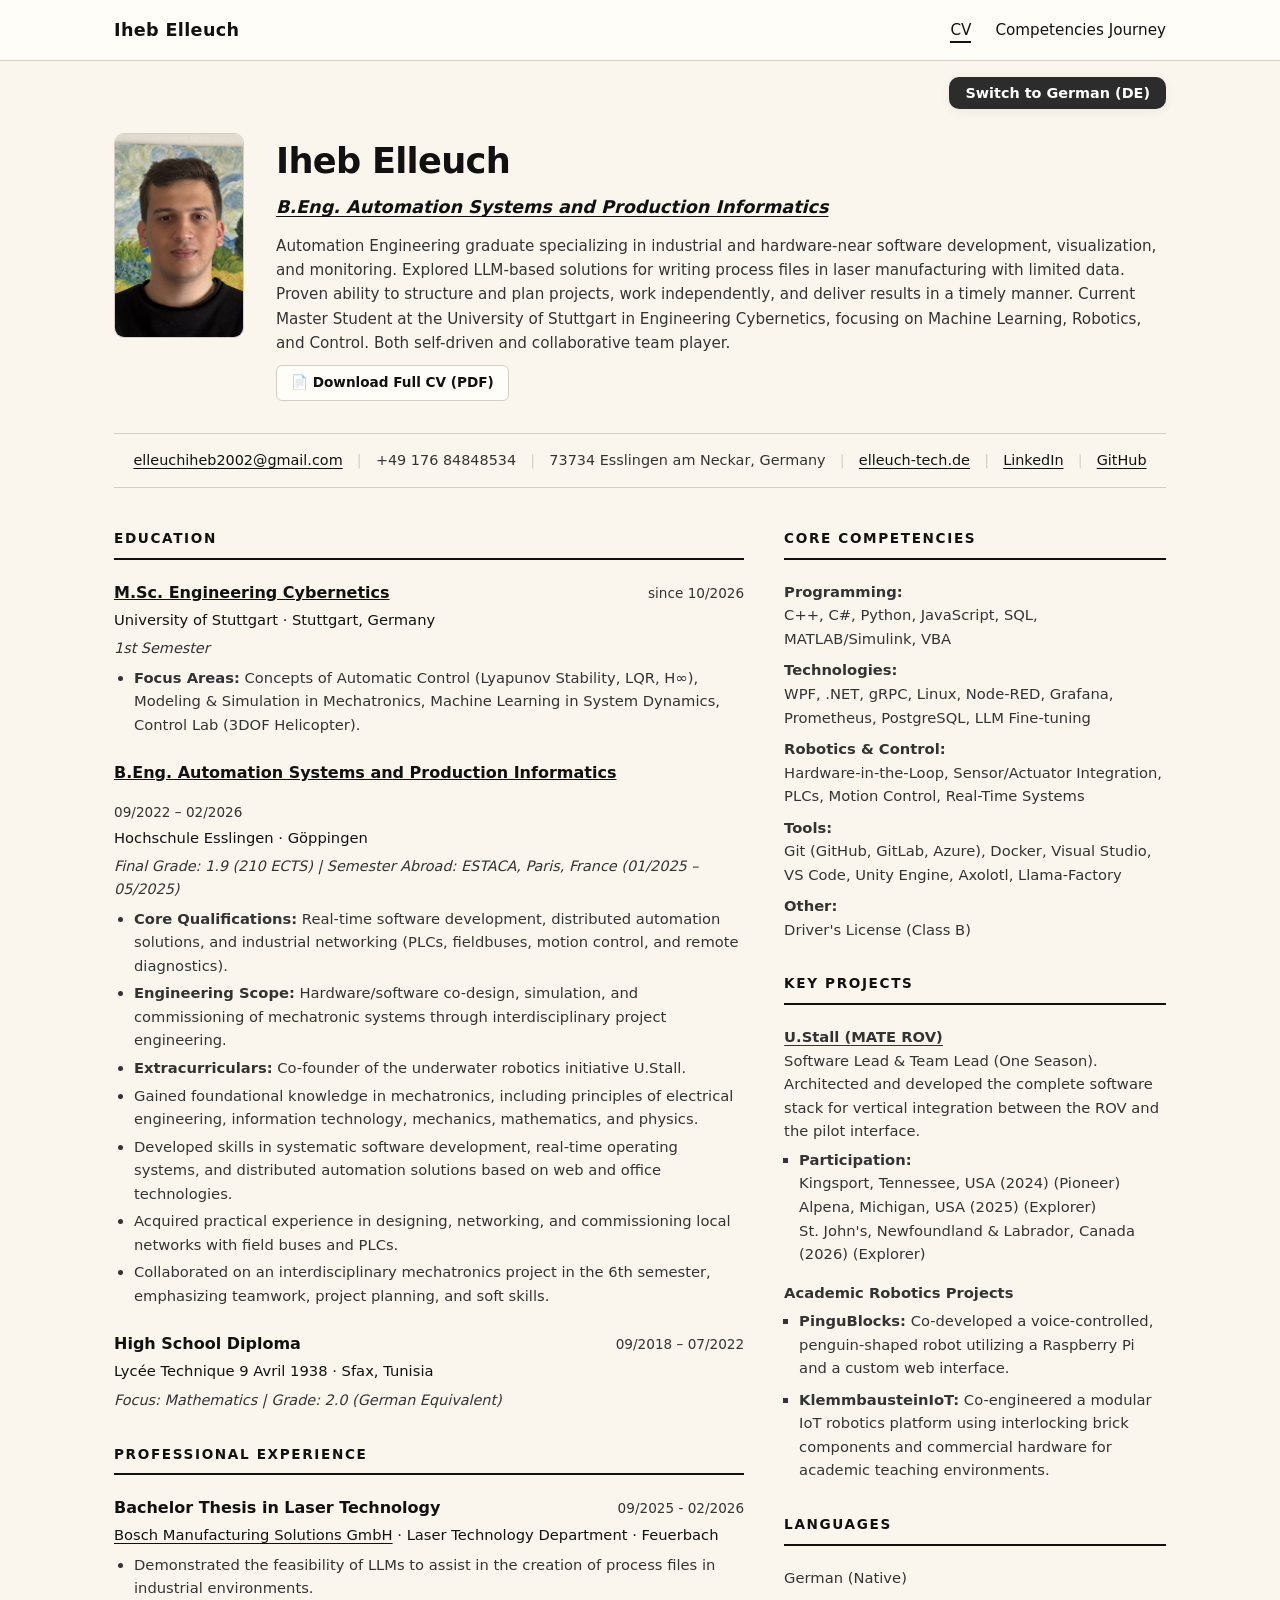
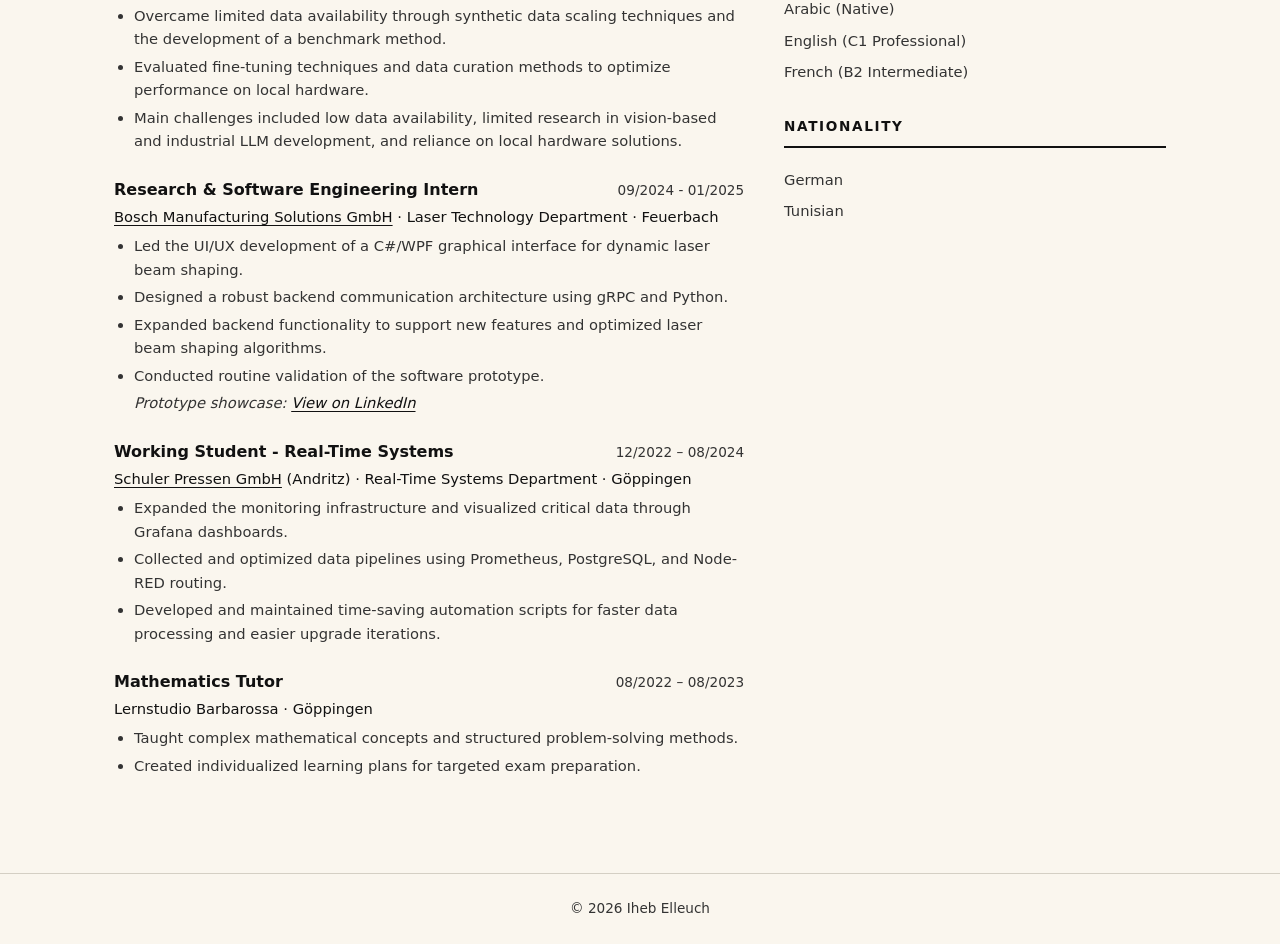
<file: index.html>
<!DOCTYPE html>
<html lang="en">
<head>
  <meta charset="UTF-8">
  <meta name="viewport" content="width=device-width, initial-scale=1.0">
  <title>Iheb Elleuch - Curriculum Vitae</title>
  <link rel="stylesheet" href="css/styles.css">
  <style>
    /* Language Toggle Logic */
    body.lang-en .de { display: none !important; }
    body.lang-de .en { display: none !important; }
    
    .lang-toggle-container {
      max-width: var(--max-width);
      margin: 1rem auto -1rem;
      padding: 0 1.5rem;
      display: flex;
      justify-content: flex-end;
    }
    
    .lang-toggle-btn {
      background-color: var(--accent);
      color: #fff;
      border: none;
      padding: 8px 16px;
      border-radius: var(--radius);
      cursor: pointer;
      font-size: 0.9rem;
      font-weight: 600;
      font-family: inherit;
      transition: opacity 0.2s ease;
      box-shadow: var(--shadow);
    }
    
    .lang-toggle-btn:hover { opacity: 0.8; }

    /* Download Buttons */
    .download-btn {
      display: inline-block;
      background-color: var(--bg-card);
      border: 1px solid var(--border);
      color: var(--text);
      padding: 6px 14px;
      border-radius: 6px;
      font-size: 0.85rem;
      font-weight: 600;
      text-decoration: none;
      margin-top: 10px;
      transition: all 0.2s;
    }
    .download-btn:hover {
      background-color: var(--text);
      color: var(--bg);
      text-decoration: none;
    }
    .doc-link { font-size: 0.85rem; font-weight: 500; margin-right: 10px; }
    
    @media print {
      .lang-toggle-container, .site-header, .site-footer, .download-btn { display: none; }
      body { background-color: #fff; }
    }
  </style>
</head>
<body class="lang-en">

  <header class="site-header">
    <div class="nav-inner">
      <a href="index.html" class="site-name">Iheb Elleuch</a>
      <nav>
        <ul class="site-nav">
          <li><a href="index.html" class="active">CV</a></li>
          <li><a href="skills.html"><span class="en">Competencies Journey</span><span class="de">Kompetenz-Entwicklung</span></a></li>
        </ul>
      </nav>
    </div>
  </header>

  <div class="lang-toggle-container">
    <button id="langToggleBtn" class="lang-toggle-btn">
      <span class="en">Switch to German (DE)</span>
      <span class="de">Wechseln zu Englisch (EN)</span>
    </button>
  </div>

  <main>
    <header class="cv-header">
      <img src="images/cv/cv_picture.JPG" alt="Iheb Elleuch" class="cv-photo">
      <div class="cv-intro">
        <h1>Iheb Elleuch</h1>
        <p class="degree">
          <span class="en"><a href="https://www.hs-esslingen.de/maschinen-und-systeme/studiengaenge/automatisierungssysteme-und-produktionsinformatik-bachelor/" target="_blank" rel="noopener">B.Eng. Automation Systems and Production Informatics</a></span>
          <span class="de"><a href="https://www.hs-esslingen.de/maschinen-und-systeme/studiengaenge/automatisierungssysteme-und-produktionsinformatik-bachelor/" target="_blank" rel="noopener">B.Eng. Automatisierungssysteme und Produktionsinformatik</a></span>
        </p>
        <div class="summary">
          <p class="en">Automation Engineering graduate specializing in industrial and hardware-near software development, visualization, and monitoring. Explored LLM-based solutions for writing process files in laser manufacturing with limited data. Proven ability to structure and plan projects, work independently, and deliver results in a timely manner. Current Master Student at the University of Stuttgart in Engineering Cybernetics, focusing on Machine Learning, Robotics, and Control. Both self-driven and collaborative team player.</p>
          <p class="de">Absolvent der Automatisierungstechnik, spezialisiert auf industrielle und hardwarenahe Softwareentwicklung, Visualisierung und Überwachung. Erforschte LLM-basierte Lösungen zur Erstellung von Prozessdateien in der Laserfertigung mit begrenzten Daten. Nachgewiesene Fähigkeit, Projekte zu strukturieren, eigenverantwortlich zu arbeiten und Ergebnisse termingerecht zu liefern. Aktueller Masterstudent der Technischen Kybernetik an der Universität Stuttgart mit Schwerpunkt auf Maschinelles Lernen, Robotik und Regelungstechnik. Sowohl eigenverantwortlich als auch teamfähig.</p>
          
          <div class="resume-downloads">
            <a href="lebenslauf_en.pdf" target="_blank" class="download-btn en">📄 Download Full CV (PDF)</a>
            <a href="lebenslauf_de.pdf" target="_blank" class="download-btn de">📄 Lebenslauf Herunterladen (PDF)</a>
          </div>
        </div>
      </div>
    </header>

    <div class="contact-bar">
      <span><a href="mailto:elleuchiheb2002@gmail.com">elleuchiheb2002@gmail.com</a></span>
      <span class="contact-separator">|</span>
      <span>+49 176 84848534</span>
      <span class="contact-separator">|</span>
      <span>73734 Esslingen am Neckar, Germany</span>
      <span class="contact-separator">|</span>
      <span><a href="https://elleuch-tech.de/" target="_blank" rel="noopener">elleuch-tech.de</a></span>
      <span class="contact-separator">|</span>
      <span><a href="https://de.linkedin.com/in/iheb-elleuch" target="_blank" rel="noopener">LinkedIn</a></span>
      <span class="contact-separator">|</span>
      <span><a href="https://github.com/Sparta-IoT" target="_blank" rel="noopener">GitHub</a></span>
    </div>

    <div class="cv-body">
      <div class="cv-main">

        <section class="cv-section">
          <h2><span class="en">Education</span><span class="de">Akademischer Werdegang</span></h2>

          <article class="entry">
            <div class="entry-header">
              <span class="entry-title">
                <u><span class="en"><a href="https://www.uni-stuttgart.de/en/study/study-programs/Engineering-Cybernetics-M.Sc-00001./" target="_blank" rel="noopener">M.Sc. Engineering Cybernetics</a></span></u>
                <u><span class="de"><a href="https://www.uni-stuttgart.de/studium/studienangebot/Technische-Kybernetik-M.Sc-00001./" target="_blank" rel="noopener">M.Sc. Technische Kybernetik</a></span></u>
              </span>
              <span class="entry-date"><span class="en">since 10/2026</span><span class="de">seit 10/2026</span></span>
            </div>
            <p class="entry-org"><span class="en">University of Stuttgart · Stuttgart, Germany</span><span class="de">Universität Stuttgart · Stuttgart-Vaihingen, Deutschland</span></p>
            <p class="entry-subtitle">
              <span class="en">1st Semester</span>
              <span class="de">1. Semester</span>
            </p>
            <ul>
              <li class="en"><strong>Focus Areas:</strong> Concepts of Automatic Control (Lyapunov Stability, LQR, H∞), Modeling & Simulation in Mechatronics, Machine Learning in System Dynamics, Control Lab (3DOF Helicopter).</li>
              <li class="de"><strong>Schwerpunkte:</strong> Konzepte der Regelungstechnik (Lyapunov-Stabilität, LQR, H∞), Modellierung & Simulation in der Mechatronik, Maschinelles Lernen in der Systemdynamik, Regelungstechnisches Praktikum (3DOF Helikopter).</li>
            </ul>
          </article>

          <article class="entry">
            <div class="entry-header">
              <span class="entry-title">
                <u><span class="en"><a href="https://www.hs-esslingen.de/en/automation-systems-and-production-informatics" target="_blank" rel="noopener">B.Eng. Automation Systems and Production Informatics</a></span></u>
                 <u><span class="de"><a href="https://www.hs-esslingen.de/automatisierungstechnik-und-produktionsinformatik-an-der-hochschule-esslingen" target="_blank" rel="noopener">B.Eng. Automatisierungssysteme und Produktionsinformatik</a></span></u>
              </span>
              <span class="entry-date">09/2022 – 02/2026</span>
            </div>
            <p class="entry-org">Hochschule Esslingen · Göppingen</p>
            <p class="entry-subtitle">
              <span class="en">Final Grade: 1.9 (210 ECTS) | Semester Abroad: ESTACA, Paris, France (01/2025 – 05/2025)</span>
              <span class="de">Abschlussnote: 1,9 (210 ECTS) | Auslandssemester: ESTACA, Paris, Frankreich (01/2025 – 05/2025)</span>
              <ul>
                <li class="en"><strong>Core Qualifications:</strong> Real-time software development, distributed automation solutions, and industrial networking (PLCs, fieldbuses, motion control, and remote diagnostics).</li>
                <li class="en"><strong>Engineering Scope:</strong> Hardware/software co-design, simulation, and commissioning of mechatronic systems through interdisciplinary project engineering.</li>
                <li class="en"><strong>Extracurriculars:</strong> Co-founder of the underwater robotics initiative U.Stall.</li>
                <li class="en">Gained foundational knowledge in mechatronics, including principles of electrical engineering, information technology, mechanics, mathematics, and physics.</li>
                <li class="en">Developed skills in systematic software development, real-time operating systems, and distributed automation solutions based on web and office technologies.</li>
                <li class="en">Acquired practical experience in designing, networking, and commissioning local networks with field buses and PLCs.</li>
                <li class="en">Collaborated on an interdisciplinary mechatronics project in the 6th semester, emphasizing teamwork, project planning, and soft skills.</li>
                <li class="de"><strong>Kernqualifikationen:</strong> Echtzeit-Softwareentwicklung, verteilte Automatisierungslösungen und industrielle Netzwerke (SPS, Feldbusse, Motion Control und Ferndiagnose).</li>
                <li class="de"><strong>Ingenieurwissenschaftlicher Fokus:</strong> Hardware/Software-Codesign, Simulation und Inbetriebnahme mechatronischer Systeme durch interdisziplinäre Projektierung.</li>
                <li class="de"><strong>Engagement:</strong> Mitgründer der Unterwasser-Roboter-Initiative U.Stall.</li>
                <li class="de">Erwarb mechatronische Grundausbildung, darunter Grundlagen der Elektrotechnik, Informationstechnik, Mechanik, Mathematik und Physik.</li>
                <li class="de">Entwickelte Fähigkeiten in der systematischen Softwareentwicklung, bei Echtzeitbetriebssystemen sowie in dezentralen Automatisierungslösungen auf Basis von Web- und Office-Technologien.</li>
                <li class="de">Sammelte praktische Erfahrung in der Konzeption, Vernetzung und Inbetriebnahme von lokalen Netzen mit Feldbussen und SPS-Steuerungen.</li>
                <li class="de">Arbeitete im 6. Semester an einem interdisziplinären mechatronischen Projekt mit Fokus auf Teamarbeit, Projektplanung und Softskills.</li>
              </ul>
            </p>
          </article>

          <article class="entry">
            <div class="entry-header">
              <span class="entry-title">
                <span class="en">High School Diploma</span>
                <span class="de">Allgemeine Hochschulreife</span>
              </span>
              <span class="entry-date">09/2018 – 07/2022</span>
            </div>
            <p class="entry-org">Lycée Technique 9 Avril 1938 · Sfax, Tunisia</p>
            <p class="entry-subtitle">
              <span class="en">Focus: Mathematics | Grade: 2.0 (German Equivalent)</span>
              <span class="de">Schwerpunkt: Mathematik | Note: 2,0 (Äquivalent)</span>
            </p>
          </article>
        </section>
        
        <section class="cv-section">
          <h2><span class="en">Professional Experience</span><span class="de">Berufserfahrung</span></h2>

          <article class="entry">
            <div class="entry-header">
              <span class="entry-title">
                <span class="en">Bachelor Thesis in Laser Technology</span>
                <span class="de">Bachelor-Thesis im Bereich Lasertechnik</span>
              </span>
              <span class="entry-date">09/2025 - 02/2026</span>
            </div>
            <p class="entry-org"><a href="https://www.boschmanufacturingsolutions.com/" target="_blank" rel="noopener">Bosch Manufacturing Solutions GmbH</a> · Laser Technology Department · Feuerbach</p>
            <ul>
                <li class="en">Demonstrated the feasibility of LLMs to assist in the creation of process files in industrial environments.</li>
                <li class="en">Overcame limited data availability through synthetic data scaling techniques and the development of a benchmark method.</li>
                <li class="en">Evaluated fine-tuning techniques and data curation methods to optimize performance on local hardware.</li>
                <li class="en">Main challenges included low data availability, limited research in vision-based and industrial LLM development, and reliance on local hardware solutions.</li>

                <li class="de">Nachweis der Machbarkeit von LLMs zur Unterstützung bei der Erstellung von Prozessdateien im industriellen Umfeld.</li>
                <li class="de">Überwindung begrenzter Datenverfügbarkeit durch Techniken zur synthetischen Datenskalierung und Entwicklung einer Benchmark-Methode.</li>
                <li class="de">Evaluierung von Fine-Tuning-Techniken und Daten-Kurations-Methoden zur Leistungsoptimierung auf lokaler Hardware.</li>
                <li class="de">Hauptherausforderungen waren begrenzte Datenverfügbarkeit, fehlende Forschung in der Vision-basierten und industriellen LLM-Entwicklung sowie die Abhängigkeit von lokalen Hardware-Lösungen.</li>
            </ul>
          </article>

          <article class="entry">
            <div class="entry-header">
              <span class="entry-title">
                <span class="en">Research & Software Engineering Intern</span>
                <span class="de">Praktikant in Research & Software Engineering</span>
              </span>
              <span class="entry-date">09/2024 - 01/2025</span>
            </div>
            <p class="entry-org"><a href="https://www.boschmanufacturingsolutions.com/" target="_blank" rel="noopener">Bosch Manufacturing Solutions GmbH</a> · Laser Technology Department · Feuerbach</p>
            <ul>
              <li class="en">Led the UI/UX development of a C#/WPF graphical interface for dynamic laser beam shaping.</li>
              <li class="en">Designed a robust backend communication architecture using gRPC and Python.</li>
              <li class="en">Expanded backend functionality to support new features and optimized laser beam shaping algorithms.</li>
              <li class="en">Conducted routine validation of the software prototype.</li>
              <p class="small en"><em>Prototype showcase: <a href="https://www.linkedin.com/feed/update/urn:li:activity:7360064266697097216/?utm_source=share&utm_medium=member_desktop&rcm=ACoAAEjLqnwBWwUsGKeiR2lp2EZqhVwUmLXIras" target="_blank" rel="noopener">View on LinkedIn</a></em></p>

              <li class="de">Leitung der UI/UX-Entwicklung einer C#/WPF-Benutzeroberfläche für die dynamische Laserstrahlformung.</li>
              <li class="de">Entwurf einer robusten Backend-Kommunikationsarchitektur mit gRPC und Python.</li>
              <li class="de">Erweiterung der Backend-Funktionalität zur Unterstützung neuer Features und Optimierung von Laserstrahlformungs-Algorithmen.</li>
              <li class="de">Durchführung routinemäßiger Validierungen des Software-Prototyps.</li>
              <p class="small de"><em>Prototyp-Demonstration: <a href="https://www.linkedin.com/feed/update/urn:li:activity:7360064266697097216/?utm_source=share&utm_medium=member_desktop&rcm=ACoAAEjLqnwBWwUsGKeiR2lp2EZqhVwUmLXIras" target="_blank" rel="noopener">Auf LinkedIn anschauen</a></em></p>
            </ul>
          </article>

          <article class="entry">
            <div class="entry-header">
              <span class="entry-title">
                <span class="en">Working Student - Real-Time Systems</span>
                <span class="de">Werkstudent - Echtzeitsysteme</span>
              </span>
              <span class="entry-date">12/2022 – 08/2024</span>
            </div>
            <p class="entry-org"><a href="https://www.schulergroup.com/" target="_blank" rel="noopener">Schuler Pressen GmbH</a> (Andritz) · Real-Time Systems Department · Göppingen</p>
            <ul>
              <li class="en">Expanded the monitoring infrastructure and visualized critical data through Grafana dashboards.</li>
              <li class="en">Collected and optimized data pipelines using Prometheus, PostgreSQL, and Node-RED routing.</li>
              <li class="en">Developed and maintained time-saving automation scripts for faster data processing and easier upgrade iterations.</li>
              <li class="de">Erweiterung der Überwachungsinfrastruktur und Visualisierung kritischer Daten durch Grafana-Dashboards.</li>
              <li class="de">Erfassung und Optimierung von Datenpipelines mittels Prometheus, PostgreSQL und Node-RED-Routing.</li>
              <li class="de">Entwicklung und Wartung zeitsparender Automatisierungsskripte für schnellere Datenverarbeitung und vereinfachte Upgrade-Iterationen.</li>
            </ul>
          </article>

          <article class="entry">
            <div class="entry-header">
              <span class="entry-title">
                <span class="en">Mathematics Tutor</span>
                <span class="de">Nachhilfetutor für Mathematik</span>
              </span>
              <span class="entry-date">08/2022 – 08/2023</span>
            </div>
            <p class="entry-org">Lernstudio Barbarossa · Göppingen</p>
            <ul>
              <li class="en">Taught complex mathematical concepts and structured problem-solving methods.</li>
              <li class="en">Created individualized learning plans for targeted exam preparation.</li>
              <li class="de">Vermittlung komplexer mathematischer Konzepte und strukturierter Problemlösungsmethoden.</li>
              <li class="de">Erstellung individueller Lernpläne zur gezielten Prüfungsvorbereitung.</li>
            </ul>
          </article>
        </section>

      </div>

      <aside class="cv-sidebar">
        
        <section class="cv-section">
          <h2><span class="en">Core Competencies</span><span class="de">Kompetenzen</span></h2>
          <ul class="skills-list">
            <li>
              <strong><span class="en">Programming:</span><span class="de">Programmierung:</span></strong><br>
              C++, C#, Python, JavaScript, SQL, MATLAB/Simulink, VBA
            </li>
            <li>
              <strong><span class="en">Technologies:</span><span class="de">Technologien:</span></strong><br>
              WPF, .NET, gRPC, Linux, Node-RED, Grafana, Prometheus, PostgreSQL, LLM Fine-tuning
            </li>
            <li>
              <strong><span class="en">Robotics & Control:</span><span class="de">Robotik & Regelung:</span></strong><br>
              <span class="en">Hardware-in-the-Loop, Sensor/Actuator Integration, PLCs, Motion Control, Real-Time Systems</span>
              <span class="de">Hardware-in-the-Loop, Sensor-/Aktor-Integration, SPS, Motion Control, Echtzeitsysteme</span>
            </li>
            <li>
              <strong><span class="en">Tools:</span><span class="de">Werkzeuge:</span></strong><br>
              Git (GitHub, GitLab, Azure), Docker, Visual Studio, VS Code, Unity Engine, Axolotl, Llama-Factory
            </li>
            <li>
              <strong><span class="en">Other:</span><span class="de">Sonstiges:</span></strong><br>
              <span class="en">Driver's License (Class B)</span>
              <span class="de">Führerschein Klasse B</span>
            </li>
          </ul>
        </section>

        <section class="cv-section">
          <h2><span class="en">Key Projects</span><span class="de">Schlüsselprojekte</span></h2>
          <ul class="project-list">
            <li>
              <strong><a href="https://www.hs-esslingen.de/wirtschaft-und-technik/forschung/projekte/standard-titel" target="_blank" rel="noopener">U.Stall (MATE ROV)</a></strong><br>
              <span class="en">Software Lead & Team Lead (One Season). Architected and developed the complete software stack for vertical integration between the ROV and the pilot interface.</span>
              <span class="de">Software Lead & Team Lead (Eine Saison). Architektur und Entwicklung des kompletten Software-Stacks für die vertikale Integration zwischen dem ROV und der Piloten-Schnittstelle.</span>
               <ul style="margin-left: 15px; margin-top: 5px; list-style-type: square; color: var(--text-muted);">
                <li>
                  <span class="en"><strong>Participation: </strong><br>Kingsport, Tennessee, USA (2024) (Pioneer)<br> Alpena, Michigan, USA (2025) (Explorer)<br> St. John's, Newfoundland & Labrador, Canada (2026) (Explorer)</span>
                  <span class="de"><strong>Teilnahme: </strong><br>Kingsport, Tennessee, USA (2024) (Pioneer)<br> Alpena, Michigan, USA (2025) (Explorer)<br> St. John's, Newfoundland & Labrador, Canada (2026) (Explorer)</span>
                </li>
               </ul>
            </li>
            <li style="margin-top: 15px;">
              <strong><span class="en">Academic Robotics Projects</span><span class="de">Akademische Robotikprojekte</span></strong><br>
              <ul style="margin-left: 15px; margin-top: 5px; list-style-type: square; color: var(--text-muted);">
                <li>
                  <span class="en"><strong>PinguBlocks:</strong> Co-developed a voice-controlled, penguin-shaped robot utilizing a Raspberry Pi and a custom web interface.</span>
                  <span class="de"><strong>PinguBlocks:</strong> Mitentwicklung eines sprachgesteuerten, pinguinförmigen Roboters (Raspberry Pi, Webinterface).</span><br>
                </li>
                <li style="margin-top: 8px;">
                  <span class="en"><strong>KlemmbausteinIoT:</strong> Co-engineered a modular IoT robotics platform using interlocking brick components and commercial hardware for academic teaching environments.</span>
                  <span class="de"><strong>KlemmbausteinIoT:</strong> Mitentwicklung einer modularen IoT-Robotikplattform aus Klemmbausteinen und handelsüblicher Hardware für den akademischen Unterricht.</span>
                </li>
              </ul>
            </li>
          </ul>
        </section>

        <section class="cv-section">
          <h2><span class="en">Languages</span><span class="de">Sprachen</span></h2>
          <ul class="lang-list">
            <li><span class="en">German (Native)</span><span class="de">Deutsch (Muttersprache)</span></li>
            <li><span class="en">Arabic (Native)</span><span class="de">Arabisch (Muttersprache)</span></li>
            <li><span class="en">English (C1 Professional)</span><span class="de">Englisch (C1 Verhandlungssicher)</span></li>
            <li><span class="en">French (B2 Intermediate)</span><span class="de">Französisch (B2 Fortgeschritten)</span></li>
          </ul>
        </section>
        <section class="cv-section">
          <h2><span class="en">Nationality</span><span class="de">Staatsangehörigkeit</span></h2>
          <ul class="lang-list">
            <li><span class="en">German</span><span class="de">Deutsch</span></li>
            <li><span class="en">Tunisian</span><span class="de">Tunesisch</span></li>
          </ul>
        </section>

      </aside>
    </div>
  </main>

  <footer class="site-footer">
    <p>&copy; 2026 Iheb Elleuch</p>
  </footer>

  <script src="script.js"></script>
</body>
</html>
</file>
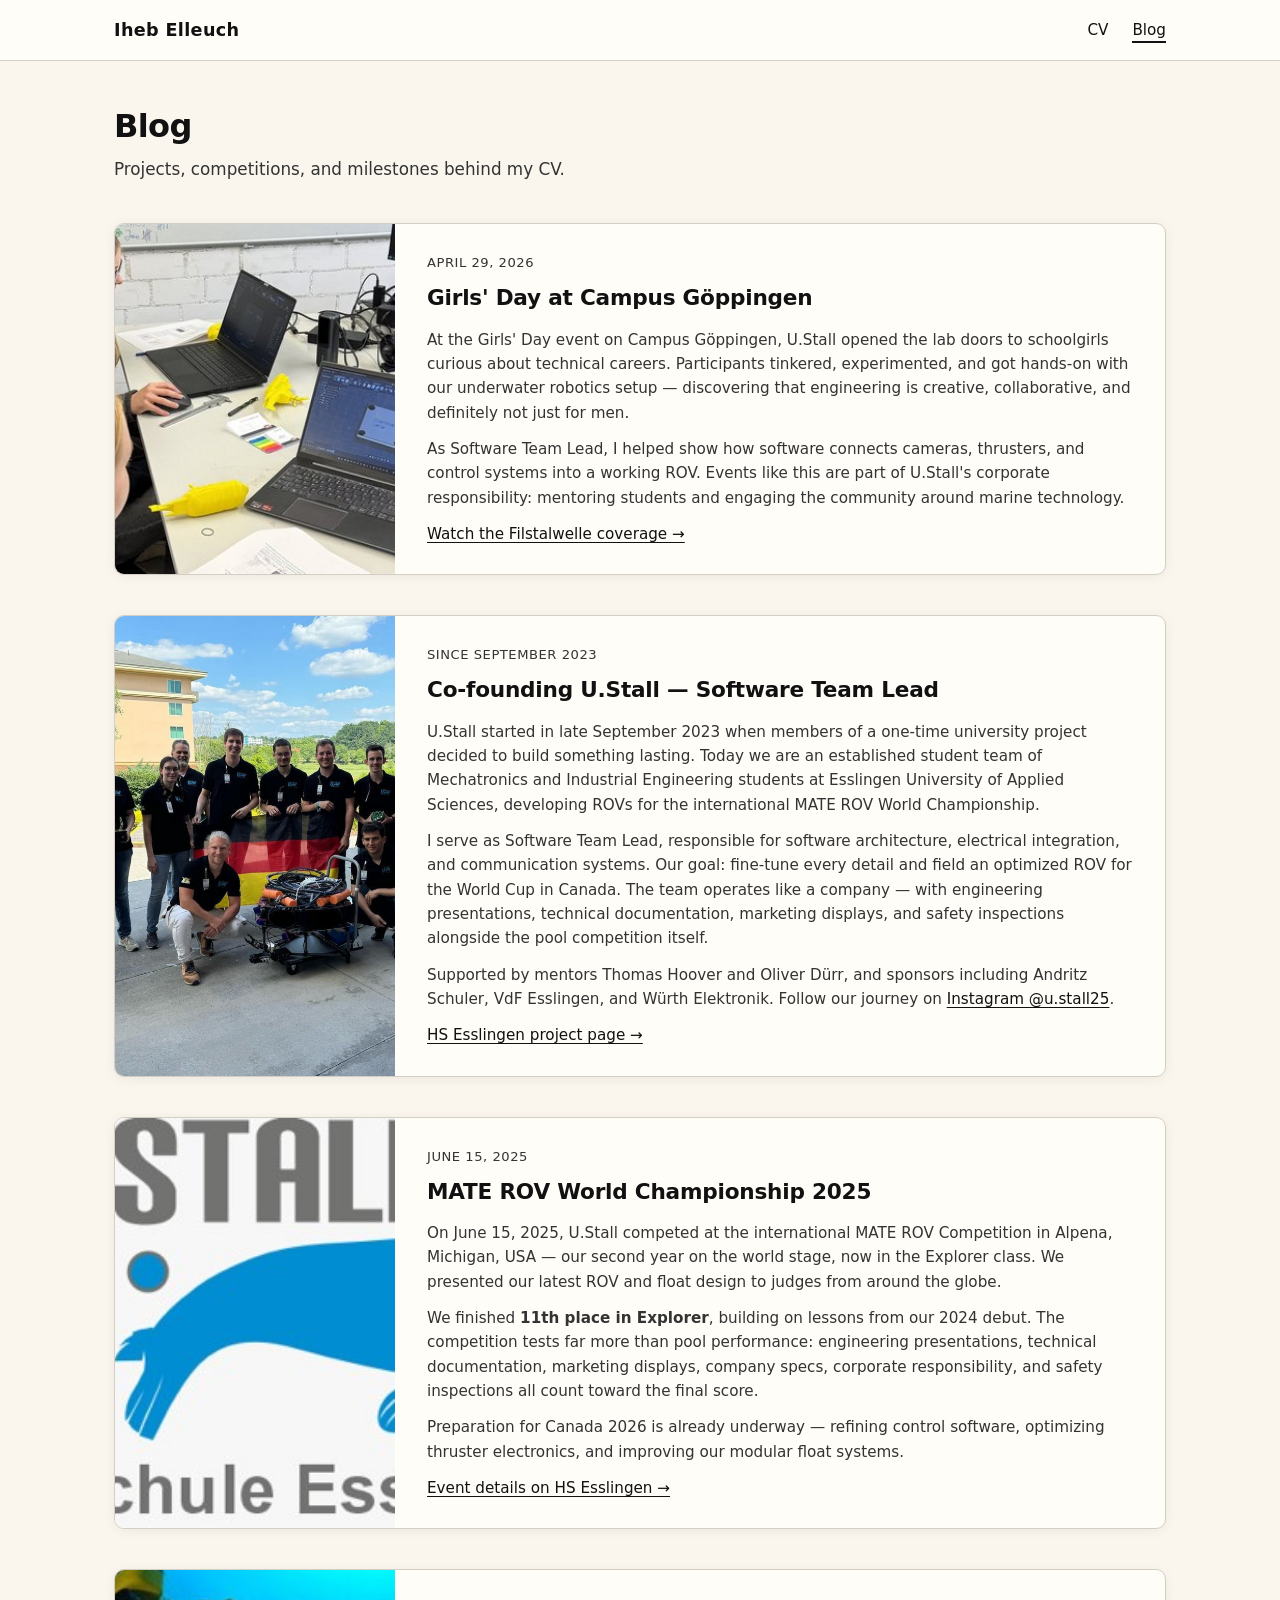
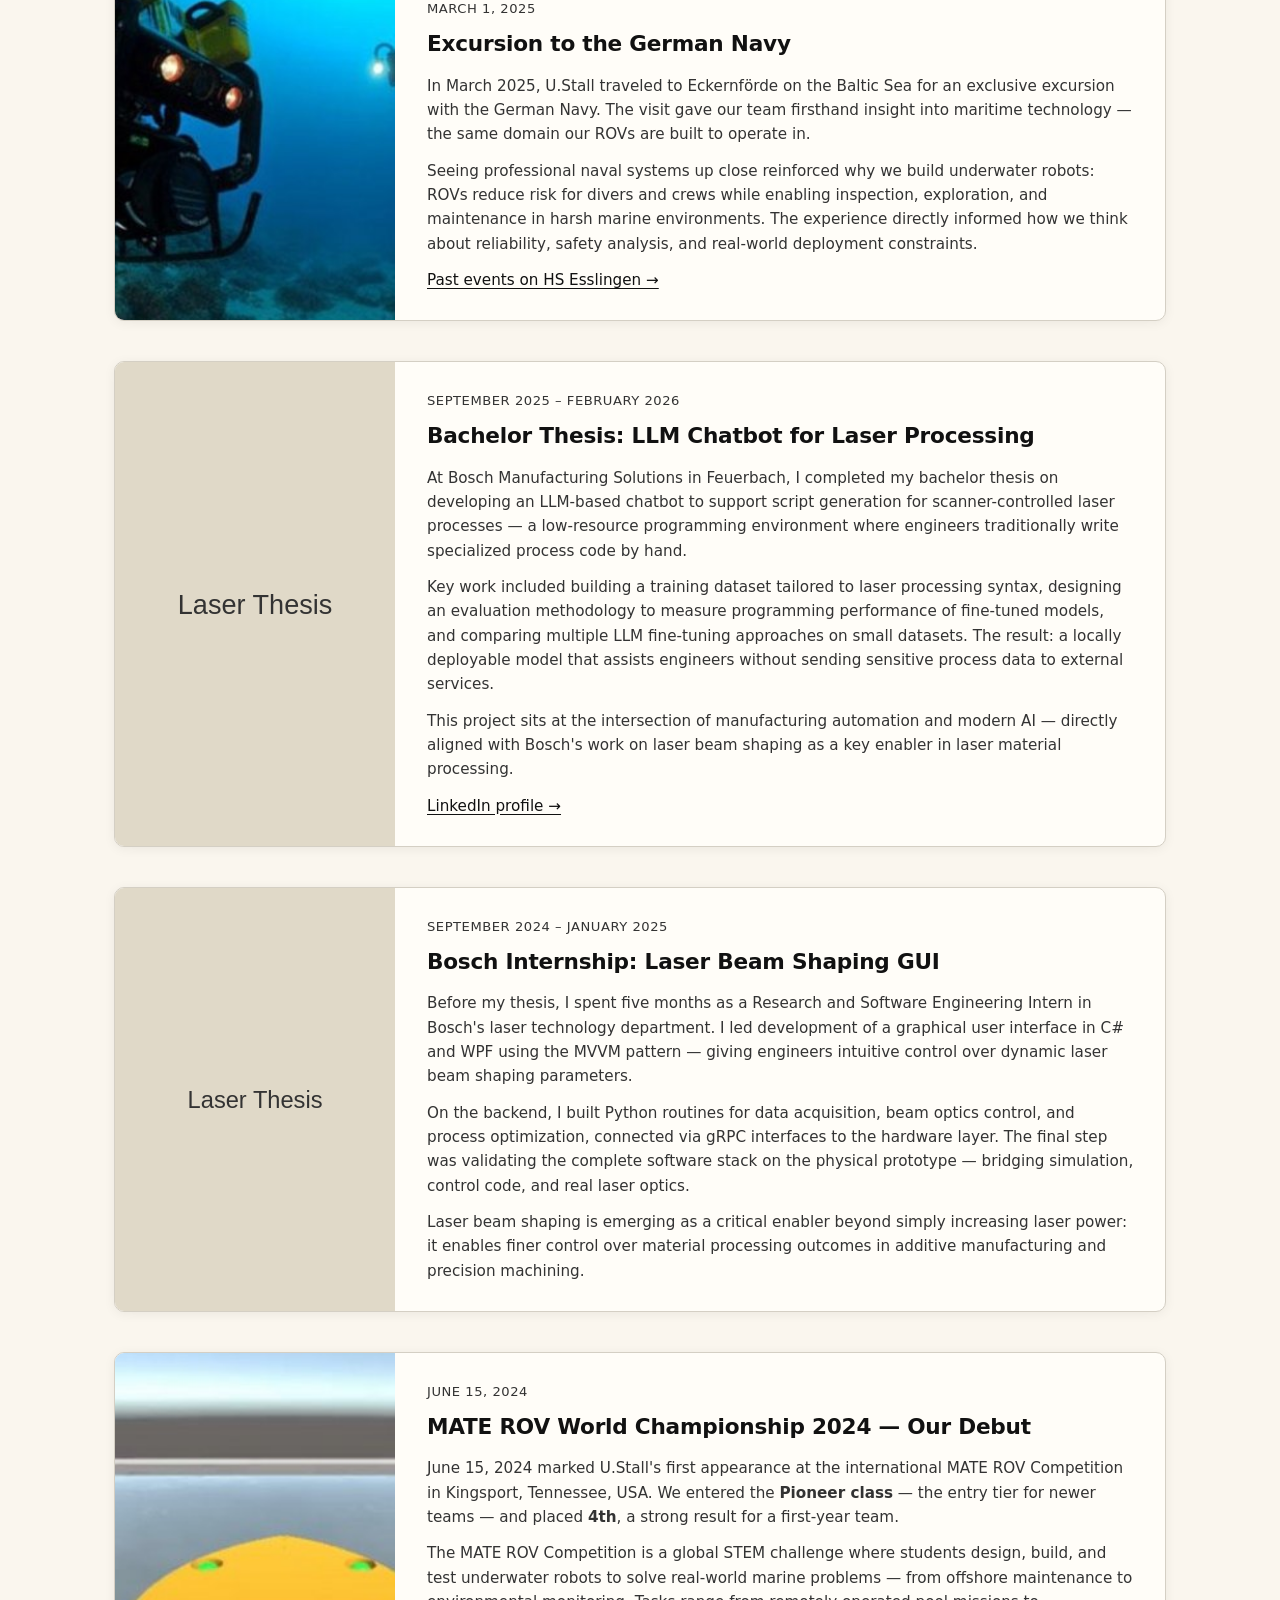
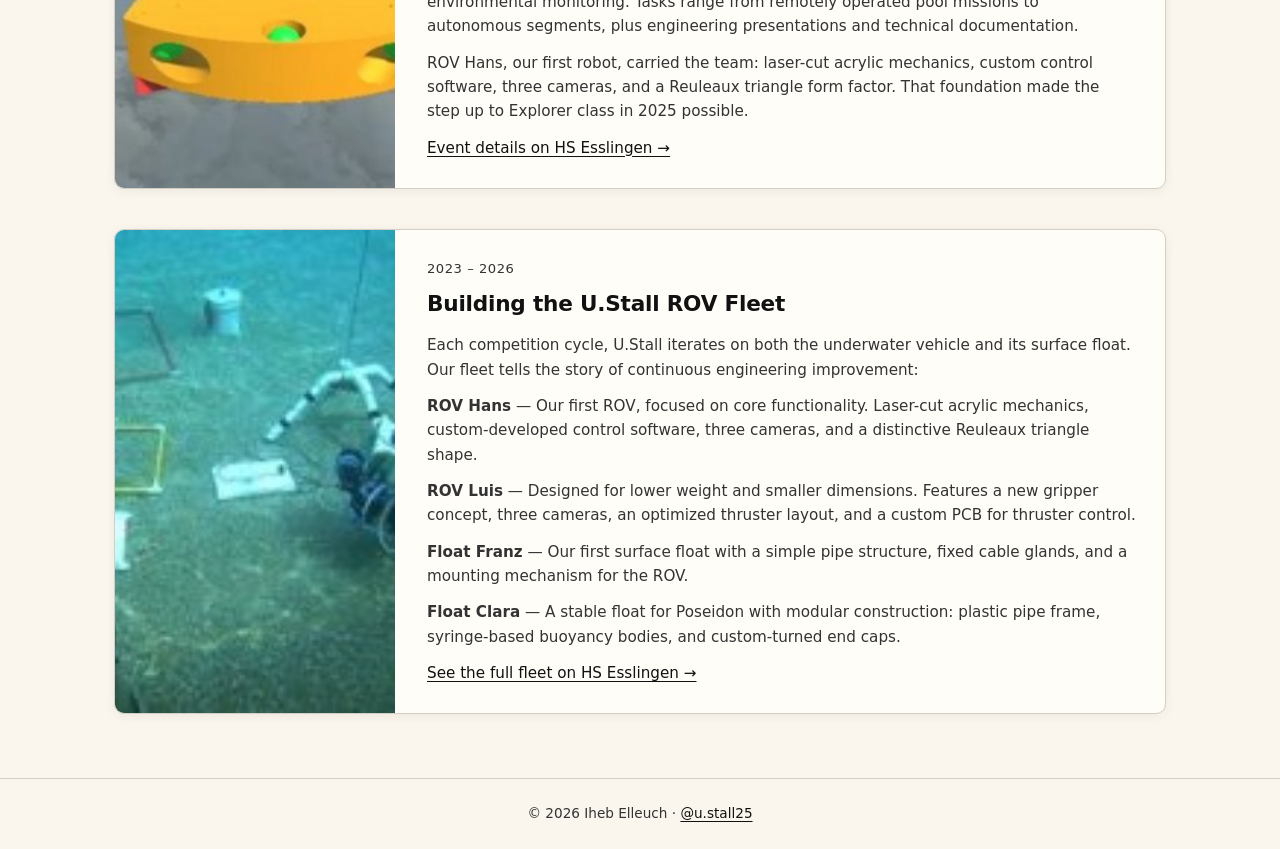
<file: blog.html>
<!DOCTYPE html>
<html lang="en">
<head>
  <meta charset="UTF-8">
  <meta name="viewport" content="width=device-width, initial-scale=1.0">
  <title>Iheb Elleuch — Blog</title>
  <link rel="stylesheet" href="css/styles.css">
</head>
<body>

  <header class="site-header">
    <div class="nav-inner">
      <a href="index.html" class="site-name">Iheb Elleuch</a>
      <nav>
        <ul class="site-nav">
          <li><a href="index.html">CV</a></li>
          <li><a href="blog.html" class="active">Blog</a></li>
        </ul>
      </nav>
    </div>
  </header>

  <main>

    <h1 class="page-title">Blog</h1>
    <p class="page-subtitle">Projects, competitions, and milestones behind my CV.</p>

    <div class="blog-grid">

      <!--
        HOW TO ADD A NEW ENTRY:
        1. Copy an entire <article class="blog-entry"> block.
        2. Paste it at the top of .blog-grid (newest first).
        3. Give it a unique id (used by CV links: blog.html#your-id).
        4. Save your image to images/blog/ and update src.
      -->

      <article class="blog-entry" id="girls-day-2026">
        <img src="images/blog/girls-day.jpg" alt="U.Stall team at Girls' Day on Campus Göppingen">
        <div class="blog-content">
          <time datetime="2026-04-29">April 29, 2026</time>
          <h2>Girls' Day at Campus Göppingen</h2>
          <p>At the Girls' Day event on Campus Göppingen, U.Stall opened the lab doors to schoolgirls curious about technical careers. Participants tinkered, experimented, and got hands-on with our underwater robotics setup — discovering that engineering is creative, collaborative, and definitely not just for men.</p>
          <p>As Software Team Lead, I helped show how software connects cameras, thrusters, and control systems into a working ROV. Events like this are part of U.Stall's corporate responsibility: mentoring students and engaging the community around marine technology.</p>
          <p><a href="https://filstalwelle.de/video/2026-04-29-goeppingen-girls-day-bringt-maedchen-technische-berufe-naeher" target="_blank" rel="noopener">Watch the Filstalwelle coverage →</a></p>
        </div>
      </article>

      <article class="blog-entry" id="ustall">
        <img src="images/blog/ustall-group.png" alt="U.Stall team group photo">
        <div class="blog-content">
          <time datetime="2023-09-01">Since September 2023</time>
          <h2>Co-founding U.Stall — Software Team Lead</h2>
          <p>U.Stall started in late September 2023 when members of a one-time university project decided to build something lasting. Today we are an established student team of Mechatronics and Industrial Engineering students at Esslingen University of Applied Sciences, developing ROVs for the international MATE ROV World Championship.</p>
          <p>I serve as Software Team Lead, responsible for software architecture, electrical integration, and communication systems. Our goal: fine-tune every detail and field an optimized ROV for the World Cup in Canada. The team operates like a company — with engineering presentations, technical documentation, marketing displays, and safety inspections alongside the pool competition itself.</p>
          <p>Supported by mentors Thomas Hoover and Oliver Dürr, and sponsors including Andritz Schuler, VdF Esslingen, and Würth Elektronik. Follow our journey on <a href="https://www.instagram.com/u.stall25/" target="_blank" rel="noopener">Instagram @u.stall25</a>.</p>
          <p><a href="https://www.hs-esslingen.de/wirtschaft-und-technik/forschung/projekte/standard-titel" target="_blank" rel="noopener">HS Esslingen project page →</a></p>
        </div>
      </article>

      <article class="blog-entry" id="mate-rov-2025">
        <img src="images/blog/ustall-team.jpg" alt="U.Stall ROV at MATE competition 2025">
        <div class="blog-content">
          <time datetime="2025-06-15">June 15, 2025</time>
          <h2>MATE ROV World Championship 2025</h2>
          <p>On June 15, 2025, U.Stall competed at the international MATE ROV Competition in Alpena, Michigan, USA — our second year on the world stage, now in the Explorer class. We presented our latest ROV and float design to judges from around the globe.</p>
          <p>We finished <strong>11th place in Explorer</strong>, building on lessons from our 2024 debut. The competition tests far more than pool performance: engineering presentations, technical documentation, marketing displays, company specs, corporate responsibility, and safety inspections all count toward the final score.</p>
          <p>Preparation for Canada 2026 is already underway — refining control software, optimizing thruster electronics, and improving our modular float systems.</p>
          <p><a href="https://www.hs-esslingen.de/wirtschaft-und-technik/forschung/projekte/rov/events" target="_blank" rel="noopener">Event details on HS Esslingen →</a></p>
        </div>
      </article>

      <article class="blog-entry" id="marine-visit">
        <img src="images/blog/marine-visit.jpg" alt="U.Stall team visit to the German Navy">
        <div class="blog-content">
          <time datetime="2025-03-01">March 1, 2025</time>
          <h2>Excursion to the German Navy</h2>
          <p>In March 2025, U.Stall traveled to Eckernförde on the Baltic Sea for an exclusive excursion with the German Navy. The visit gave our team firsthand insight into maritime technology — the same domain our ROVs are built to operate in.</p>
          <p>Seeing professional naval systems up close reinforced why we build underwater robots: ROVs reduce risk for divers and crews while enabling inspection, exploration, and maintenance in harsh marine environments. The experience directly informed how we think about reliability, safety analysis, and real-world deployment constraints.</p>
          <p><a href="https://www.hs-esslingen.de/wirtschaft-und-technik/forschung/projekte/rov/events" target="_blank" rel="noopener">Past events on HS Esslingen →</a></p>
        </div>
      </article>

      <article class="blog-entry" id="bosch-thesis">
        <img src="images/blog/laser-thesis.svg" alt="Laser technology and LLM research">
        <div class="blog-content">
          <time datetime="2025-09-01">September 2025 – February 2026</time>
          <h2>Bachelor Thesis: LLM Chatbot for Laser Processing</h2>
          <p>At Bosch Manufacturing Solutions in Feuerbach, I completed my bachelor thesis on developing an LLM-based chatbot to support script generation for scanner-controlled laser processes — a low-resource programming environment where engineers traditionally write specialized process code by hand.</p>
          <p>Key work included building a training dataset tailored to laser processing syntax, designing an evaluation methodology to measure programming performance of fine-tuned models, and comparing multiple LLM fine-tuning approaches on small datasets. The result: a locally deployable model that assists engineers without sending sensitive process data to external services.</p>
          <p>This project sits at the intersection of manufacturing automation and modern AI — directly aligned with Bosch's work on laser beam shaping as a key enabler in laser material processing.</p>
          <p><a href="https://de.linkedin.com/in/iheb-elleuch" target="_blank" rel="noopener">LinkedIn profile →</a></p>
        </div>
      </article>

      <article class="blog-entry" id="bosch-internship">
        <img src="images/blog/laser-thesis.svg" alt="WPF laser beam shaping software">
        <div class="blog-content">
          <time datetime="2024-09-01">September 2024 – January 2025</time>
          <h2>Bosch Internship: Laser Beam Shaping GUI</h2>
          <p>Before my thesis, I spent five months as a Research and Software Engineering Intern in Bosch's laser technology department. I led development of a graphical user interface in C# and WPF using the MVVM pattern — giving engineers intuitive control over dynamic laser beam shaping parameters.</p>
          <p>On the backend, I built Python routines for data acquisition, beam optics control, and process optimization, connected via gRPC interfaces to the hardware layer. The final step was validating the complete software stack on the physical prototype — bridging simulation, control code, and real laser optics.</p>
          <p>Laser beam shaping is emerging as a critical enabler beyond simply increasing laser power: it enables finer control over material processing outcomes in additive manufacturing and precision machining.</p>
        </div>
      </article>

      <article class="blog-entry" id="mate-rov-2024">
        <img src="images/blog/mate-2024.jpg" alt="U.Stall at MATE ROV competition 2024">
        <div class="blog-content">
          <time datetime="2024-06-15">June 15, 2024</time>
          <h2>MATE ROV World Championship 2024 — Our Debut</h2>
          <p>June 15, 2024 marked U.Stall's first appearance at the international MATE ROV Competition in Kingsport, Tennessee, USA. We entered the <strong>Pioneer class</strong> — the entry tier for newer teams — and placed <strong>4th</strong>, a strong result for a first-year team.</p>
          <p>The MATE ROV Competition is a global STEM challenge where students design, build, and test underwater robots to solve real-world marine problems — from offshore maintenance to environmental monitoring. Tasks range from remotely operated pool missions to autonomous segments, plus engineering presentations and technical documentation.</p>
          <p>ROV Hans, our first robot, carried the team: laser-cut acrylic mechanics, custom control software, three cameras, and a Reuleaux triangle form factor. That foundation made the step up to Explorer class in 2025 possible.</p>
          <p><a href="https://www.hs-esslingen.de/wirtschaft-und-technik/forschung/projekte/rov/events" target="_blank" rel="noopener">Event details on HS Esslingen →</a></p>
        </div>
      </article>

      <article class="blog-entry" id="rov-development">
        <img src="images/blog/rov-luis.jpg" alt="ROV Luis underwater robot">
        <div class="blog-content">
          <time datetime="2024-01-01">2023 – 2026</time>
          <h2>Building the U.Stall ROV Fleet</h2>
          <p>Each competition cycle, U.Stall iterates on both the underwater vehicle and its surface float. Our fleet tells the story of continuous engineering improvement:</p>
          <p><strong>ROV Hans</strong> — Our first ROV, focused on core functionality. Laser-cut acrylic mechanics, custom-developed control software, three cameras, and a distinctive Reuleaux triangle shape.</p>
          <p><strong>ROV Luis</strong> — Designed for lower weight and smaller dimensions. Features a new gripper concept, three cameras, an optimized thruster layout, and a custom PCB for thruster control.</p>
          <p><strong>Float Franz</strong> — Our first surface float with a simple pipe structure, fixed cable glands, and a mounting mechanism for the ROV.</p>
          <p><strong>Float Clara</strong> — A stable float for Poseidon with modular construction: plastic pipe frame, syringe-based buoyancy bodies, and custom-turned end caps.</p>
          <p><a href="https://www.hs-esslingen.de/wirtschaft-und-technik/forschung/projekte/standard-titel" target="_blank" rel="noopener">See the full fleet on HS Esslingen →</a></p>
        </div>
      </article>

    </div>

  </main>

  <footer class="site-footer">
    <p>&copy; 2026 Iheb Elleuch · <a href="https://www.instagram.com/u.stall25/" target="_blank" rel="noopener">@u.stall25</a></p>
  </footer>

</body>
</html>
</file>
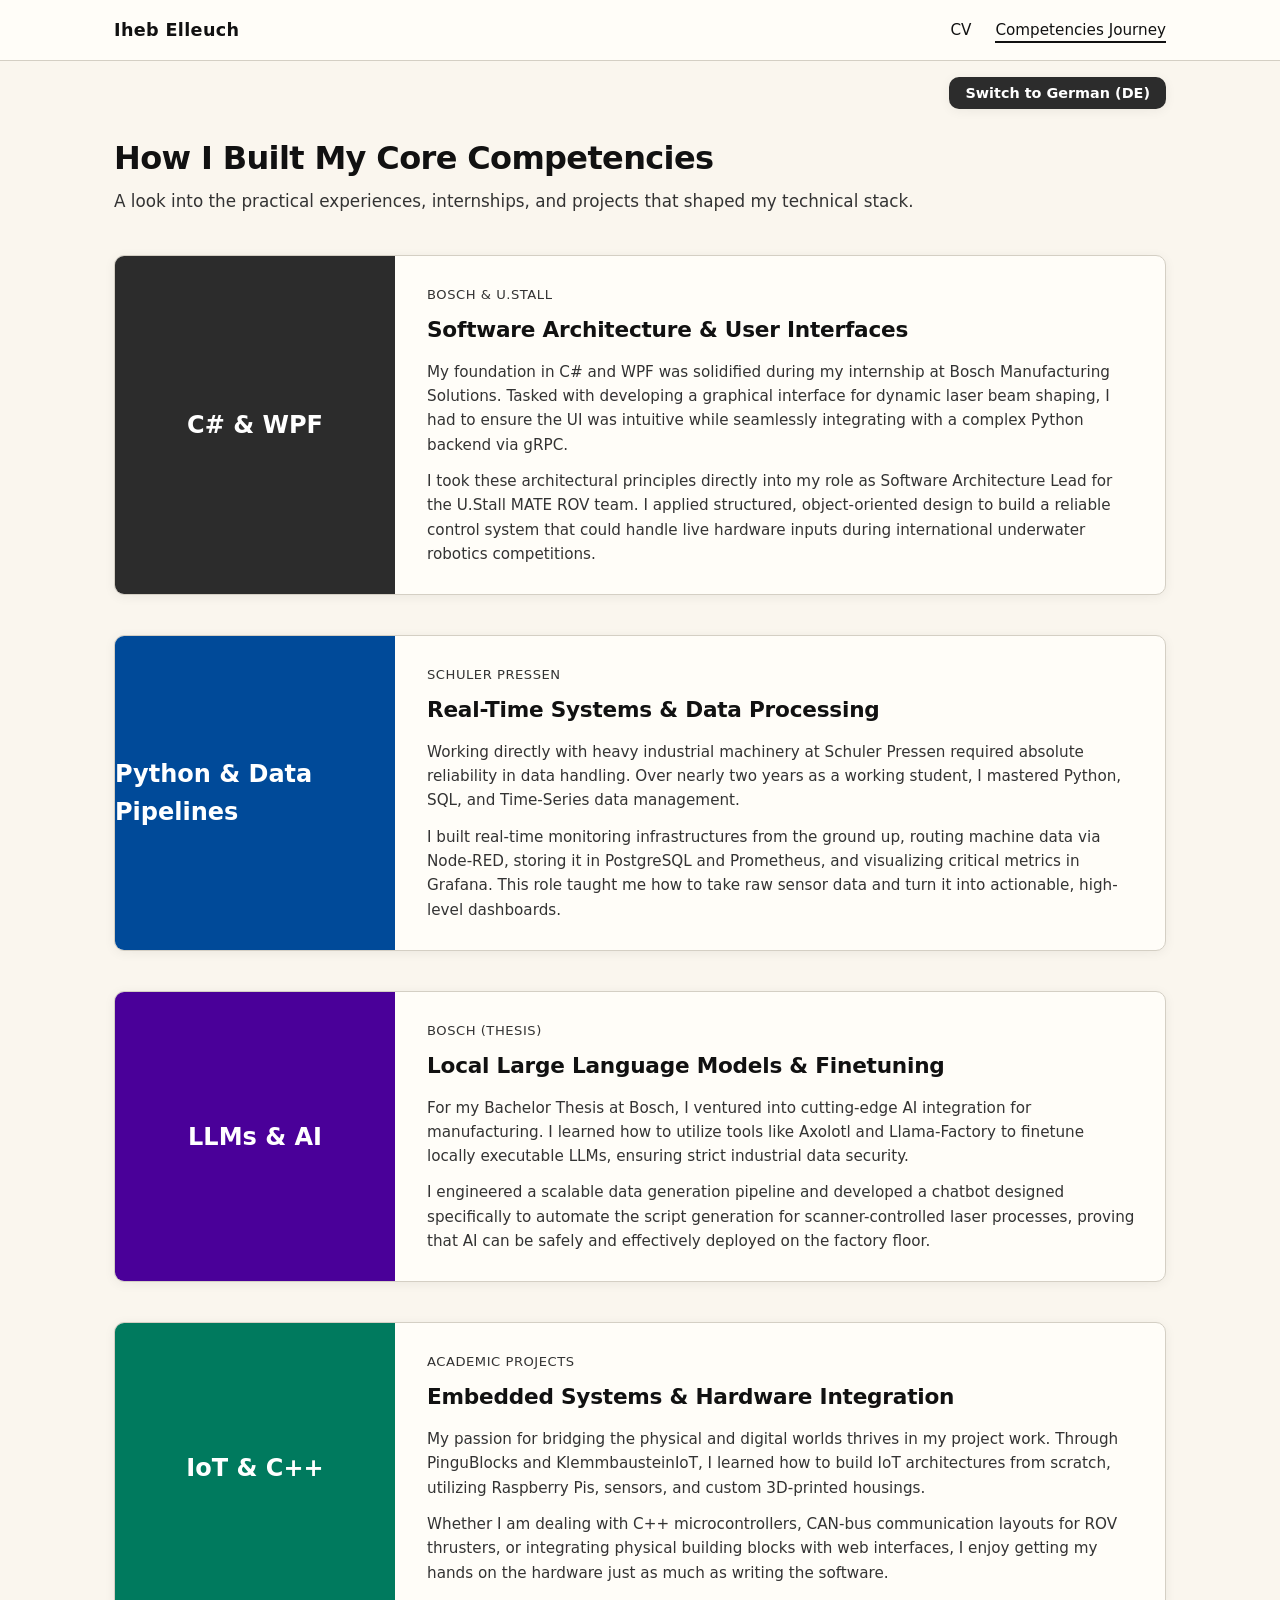
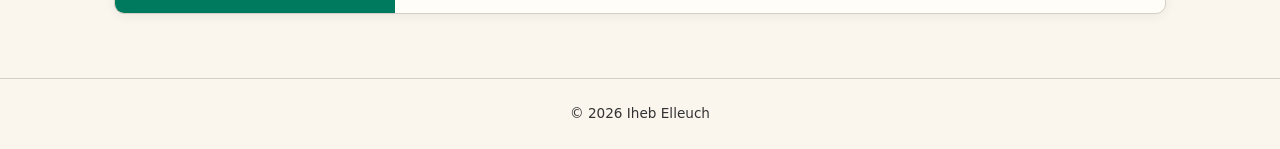
<file: skills.html>
<!DOCTYPE html>
<html lang="en">
<head>
  <meta charset="UTF-8">
  <meta name="viewport" content="width=device-width, initial-scale=1.0">
  <title>Iheb Elleuch — Competencies Journey</title>
  <link rel="stylesheet" href="css/styles.css">
  <style>
    /* Language Toggle Logic */
    body.lang-en .de { display: none !important; }
    body.lang-de .en { display: none !important; }
    
    .lang-toggle-container {
      max-width: var(--max-width);
      margin: 1rem auto -1rem;
      padding: 0 1.5rem;
      display: flex;
      justify-content: flex-end;
    }
    
    .lang-toggle-btn {
      background-color: var(--accent);
      color: #fff;
      border: none;
      padding: 8px 16px;
      border-radius: var(--radius);
      cursor: pointer;
      font-size: 0.9rem;
      font-weight: 600;
      font-family: inherit;
      transition: opacity 0.2s ease;
      box-shadow: var(--shadow);
    }
    
    .lang-toggle-btn:hover { opacity: 0.8; }
  </style>
</head>
<body class="lang-en">

  <header class="site-header">
    <div class="nav-inner">
      <a href="index.html" class="site-name">Iheb Elleuch</a>
      <nav>
        <ul class="site-nav">
          <li><a href="index.html">CV</a></li>
          <li><a href="skills.html" class="active"><span class="en">Competencies Journey</span><span class="de">Kompetenz-Entwicklung</span></a></li>
        </ul>
      </nav>
    </div>
  </header>

  <div class="lang-toggle-container">
    <button id="langToggleBtn" class="lang-toggle-btn">
      <span class="en">Switch to German (DE)</span>
      <span class="de">Wechseln zu Englisch (EN)</span>
    </button>
  </div>

  <main>
    <div class="page-header">
      <h1 class="page-title"><span class="en">How I Built My Core Competencies</span><span class="de">Wie ich meine Kernkompetenzen aufgebaut habe</span></h1>
      <p class="page-subtitle">
        <span class="en">A look into the practical experiences, internships, and projects that shaped my technical stack.</span>
        <span class="de">Ein Einblick in die praktischen Erfahrungen, Praktika und Projekte, die meinen Technologie-Stack geprägt haben.</span>
      </p>
    </div>

    <div class="blog-grid">
      
      <article class="blog-entry">
        <div style="background-color: #2c2c2c; display: flex; align-items: center; justify-content: center; color: white; min-height: 200px; font-weight: bold; font-size: 1.5rem;">C# & WPF</div>
        <div class="blog-content">
          <time>Bosch & U.Stall</time>
          <h2><span class="en">Software Architecture & User Interfaces</span><span class="de">Softwarearchitektur & Benutzeroberflächen</span></h2>
          <p class="en">My foundation in C# and WPF was solidified during my internship at Bosch Manufacturing Solutions. Tasked with developing a graphical interface for dynamic laser beam shaping, I had to ensure the UI was intuitive while seamlessly integrating with a complex Python backend via gRPC.</p>
          <p class="en">I took these architectural principles directly into my role as Software Architecture Lead for the U.Stall MATE ROV team. I applied structured, object-oriented design to build a reliable control system that could handle live hardware inputs during international underwater robotics competitions.</p>
          <p class="de">Meine Grundlagen in C# und WPF wurden während meines Praktikums bei Bosch gefestigt. Bei der Entwicklung einer grafischen Oberfläche für dynamische Laserstrahl-Formung musste ich sicherstellen, dass die UI intuitiv ist und nahtlos über gRPC mit einem komplexen Python-Backend kommuniziert.</p>
          <p class="de">Diese Architekturprinzipien übertrug ich direkt auf meine Rolle als Software Architecture Lead für das U.Stall MATE ROV-Team, um ein zuverlässiges Steuerungssystem für internationale Unterwasserrobotik-Wettbewerbe aufzubauen.</p>
        </div>
      </article>

      <article class="blog-entry">
        <div style="background-color: #004a99; display: flex; align-items: center; justify-content: center; color: white; min-height: 200px; font-weight: bold; font-size: 1.5rem;">Python & Data Pipelines</div>
        <div class="blog-content">
          <time>Schuler Pressen</time>
          <h2><span class="en">Real-Time Systems & Data Processing</span><span class="de">Echtzeitsysteme & Datenverarbeitung</span></h2>
          <p class="en">Working directly with heavy industrial machinery at Schuler Pressen required absolute reliability in data handling. Over nearly two years as a working student, I mastered Python, SQL, and Time-Series data management.</p>
          <p class="en">I built real-time monitoring infrastructures from the ground up, routing machine data via Node-RED, storing it in PostgreSQL and Prometheus, and visualizing critical metrics in Grafana. This role taught me how to take raw sensor data and turn it into actionable, high-level dashboards.</p>
          <p class="de">Die Arbeit mit schweren Industriemaschinen bei Schuler Pressen erforderte absolute Zuverlässigkeit im Umgang mit Daten. In fast zwei Jahren als Werkstudent meisterte ich Python, SQL und das Management von Zeitreihendaten.</p>
          <p class="de">Ich baute Echtzeit-Überwachungsinfrastrukturen von Grund auf auf, leitete Maschinendaten über Node-RED weiter, speicherte sie in PostgreSQL und Prometheus und visualisierte kritische Metriken in Grafana.</p>
        </div>
      </article>

      <article class="blog-entry">
        <div style="background-color: #4a0099; display: flex; align-items: center; justify-content: center; color: white; min-height: 200px; font-weight: bold; font-size: 1.5rem;">LLMs & AI</div>
        <div class="blog-content">
          <time>Bosch (Thesis)</time>
          <h2><span class="en">Local Large Language Models & Finetuning</span><span class="de">Lokale Large Language Models & Finetuning</span></h2>
          <p class="en">For my Bachelor Thesis at Bosch, I ventured into cutting-edge AI integration for manufacturing. I learned how to utilize tools like Axolotl and Llama-Factory to finetune locally executable LLMs, ensuring strict industrial data security.</p>
          <p class="en">I engineered a scalable data generation pipeline and developed a chatbot designed specifically to automate the script generation for scanner-controlled laser processes, proving that AI can be safely and effectively deployed on the factory floor.</p>
          <p class="de">Für meine Bachelor-Thesis bei Bosch wagte ich mich an die Integration modernster KI für die Fertigung. Ich lernte, Werkzeuge wie Axolotl und Llama-Factory zu nutzen, um lokal ausführbare LLMs zu trainieren und so strenge industrielle Datensicherheit zu gewährleisten.</p>
          <p class="de">Ich entwickelte eine skalierbare Pipeline zur Datengenerierung und einen Chatbot, der speziell zur automatisierten Skripterstellung für Scanner-gesteuerte Laserprozesse entwickelt wurde.</p>
        </div>
      </article>

      <article class="blog-entry">
        <div style="background-color: #007a5e; display: flex; align-items: center; justify-content: center; color: white; min-height: 200px; font-weight: bold; font-size: 1.5rem;">IoT & C++</div>
        <div class="blog-content">
          <time>Academic Projects</time>
          <h2><span class="en">Embedded Systems & Hardware Integration</span><span class="de">Eingebettete Systeme & Hardware-Integration</span></h2>
          <p class="en">My passion for bridging the physical and digital worlds thrives in my project work. Through PinguBlocks and KlemmbausteinIoT, I learned how to build IoT architectures from scratch, utilizing Raspberry Pis, sensors, and custom 3D-printed housings.</p>
          <p class="en">Whether I am dealing with C++ microcontrollers, CAN-bus communication layouts for ROV thrusters, or integrating physical building blocks with web interfaces, I enjoy getting my hands on the hardware just as much as writing the software.</p>
          <p class="de">Meine Leidenschaft für die Verbindung der physischen und digitalen Welt zeigt sich in meiner Projektarbeit. Durch PinguBlocks und KlemmbausteinIoT lernte ich, IoT-Architekturen von Grund auf zu entwickeln, indem ich Raspberry Pis, Sensoren und 3D-gedruckte Gehäuse verwendete.</p>
          <p class="de">Egal ob es um C++ Mikrocontroller, CAN-Bus-Kommunikationslayouts oder die Integration physischer Bausteine mit Webinterfaces geht – ich arbeite genauso gerne direkt an der Hardware wie an der Software.</p>
        </div>
      </article>

    </div>
  </main>

  <footer class="site-footer">
    <p>&copy; 2026 Iheb Elleuch</p>
  </footer>

  <script src="script.js"></script>
</body>
</html>
</file>
<file: css/styles.css>
/* =============================================
   Personal Webpage — shared styles
   Vanilla background, black text, modern layout
   ============================================= */

*,
*::before,
*::after {
  box-sizing: border-box;
  margin: 0;
  padding: 0;
}

:root {
  --bg: #faf6ee;
  --bg-card: #fffdf8;
  --text: #111111;
  --text-muted: #333333;
  --border: #d4cfc4;
  --accent: #2c2c2c;
  --max-width: 1100px;
  --radius: 10px;
  --shadow: 0 2px 12px rgba(0, 0, 0, 0.06);
}

html {
  scroll-behavior: smooth;
}

body {
  font-family: "Segoe UI", system-ui, -apple-system, BlinkMacSystemFont, sans-serif;
  background-color: var(--bg);
  color: var(--text);
  line-height: 1.6;
  font-size: 16px;
  min-height: 100vh;
}

a {
  color: var(--text);
  text-decoration: underline;
  text-underline-offset: 3px;
  transition: opacity 0.2s ease;
}

a:hover {
  opacity: 0.7;
}

/* ---- Navigation ---- */

.site-header {
  background-color: var(--bg-card);
  border-bottom: 1px solid var(--border);
  position: sticky;
  top: 0;
  z-index: 100;
}

.nav-inner {
  max-width: var(--max-width);
  margin: 0 auto;
  padding: 1rem 1.5rem;
  display: flex;
  align-items: center;
  justify-content: space-between;
  gap: 1rem;
}

.site-name {
  font-size: 1.1rem;
  font-weight: 700;
  letter-spacing: 0.02em;
  text-decoration: none;
}

.site-nav {
  display: flex;
  gap: 1.5rem;
  list-style: none;
}

.site-nav a {
  text-decoration: none;
  font-weight: 500;
  font-size: 0.95rem;
  padding-bottom: 2px;
  border-bottom: 2px solid transparent;
}

.site-nav a:hover,
.site-nav a.active {
  opacity: 1;
  border-bottom-color: var(--text);
}

/* ---- Layout ---- */

main {
  max-width: var(--max-width);
  margin: 0 auto;
  padding: 2.5rem 1.5rem 4rem;
}

.page-title {
  font-size: 2rem;
  font-weight: 700;
  margin-bottom: 0.25rem;
  letter-spacing: -0.02em;
}

.page-subtitle {
  color: var(--text-muted);
  margin-bottom: 2.5rem;
  font-size: 1.05rem;
}

/* ---- CV: Header ---- */

.cv-header {
  display: flex;
  gap: 2rem;
  align-items: flex-start;
  margin-bottom: 2rem;
}

.cv-photo {
  flex-shrink: 0;
  width: 130px;
  height: 205px;
  border-radius: var(--radius);
  object-fit: contain;
  object-position: center;
  border: 1px solid var(--border);
  background-color: var(--bg-card);
}


.cv-photo-placeholder {
  display: flex;
  align-items: center;
  justify-content: center;
  font-size: 2.5rem;
  font-weight: 700;
  color: var(--text-muted);
  background: linear-gradient(135deg, #ede8dc, #e0d9c8);
}

.cv-intro h1 {
  font-size: 2.2rem;
  font-weight: 700;
  letter-spacing: -0.02em;
  margin-bottom: 0.25rem;
}

.cv-intro .degree {
  font-size: 1.1rem;
  font-weight: 600;
  font-style: italic;
  margin-bottom: 0.75rem;
}

.cv-intro .summary {
  color: var(--text-muted);
  font-size: 0.95rem;
}

.cv-intro .summary p + p {
  margin-top: 0.5rem;
}

/* ---- CV: Contact bar ---- */

.contact-bar {
  border-top: 1px solid var(--border);
  border-bottom: 1px solid var(--border);
  padding: 0.85rem 0;
  margin-bottom: 2.5rem;
  text-align: center;
  font-size: 0.9rem;
  color: var(--text-muted);
  line-height: 1.8;
}

.contact-bar a {
  color: var(--text);
}

.contact-separator {
  margin: 0 0.6rem;
  color: var(--border);
}

/* ---- CV: Two-column body ---- */

.cv-body {
  display: grid;
  grid-template-columns: 1.65fr 1fr;
  gap: 2.5rem;
}

/* ---- CV: Sections ---- */

.cv-section {
  margin-bottom: 2rem;
}

.cv-section h2 {
  font-size: 0.85rem;
  font-weight: 700;
  letter-spacing: 0.12em;
  text-transform: uppercase;
  padding-bottom: 0.5rem;
  border-bottom: 2px solid var(--text);
  margin-bottom: 1.25rem;
}

.entry {
  margin-bottom: 1.5rem;
}

.entry-header {
  display: flex;
  justify-content: space-between;
  align-items: baseline;
  gap: 1rem;
  flex-wrap: wrap;
  margin-bottom: 0.15rem;
}

.entry-title {
  font-weight: 700;
  font-size: 1rem;
}

.entry-title a {
  color: inherit;
  text-decoration: none;
}

.entry-title a:hover {
  text-decoration: underline;
  opacity: 1;
}

.project-list a {
  color: inherit;
}

.blog-content a {
  color: var(--text);
  font-weight: 500;
}

.blog-entry:target {
  outline: 2px solid var(--text);
  outline-offset: 4px;
}

.entry-date {
  font-size: 0.85rem;
  color: var(--text-muted);
  white-space: nowrap;
}

.entry-org {
  font-size: 0.92rem;
  margin-bottom: 0.35rem;
}

.entry-subtitle {
  font-style: italic;
  font-size: 0.9rem;
  color: var(--text-muted);
  margin-bottom: 0.35rem;
}

.entry ul {
  margin-left: 1.25rem;
  font-size: 0.92rem;
  color: var(--text-muted);
}

.entry ul li {
  margin-bottom: 0.25rem;
}

.skills-list,
.lang-list,
.project-list {
  list-style: none;
  margin-left: 0;
  font-size: 0.92rem;
}

.skills-list li,
.lang-list li,
.project-list li {
  margin-bottom: 0.5rem;
  color: var(--text-muted);
}

.project-list li + li {
  margin-top: 0.75rem;
}

/* ---- Blog ---- */

.blog-grid {
  display: flex;
  flex-direction: column;
  gap: 2.5rem;
}

/*
  To add a new blog entry, copy the entire <article class="blog-entry"> block
  below and paste it inside .blog-grid. Update the image src, date, title,
  and paragraph text.
*/

.blog-entry {
  display: grid;
  grid-template-columns: 280px 1fr;
  gap: 2rem;
  background-color: var(--bg-card);
  border: 1px solid var(--border);
  border-radius: var(--radius);
  overflow: hidden;
  box-shadow: var(--shadow);
}

.blog-entry img {
  width: 100%;
  height: 100%;
  min-height: 200px;
  object-fit: cover;
  display: block;
}

.blog-content {
  padding: 1.75rem 1.75rem 1.75rem 0;
  display: flex;
  flex-direction: column;
  justify-content: center;
}

.blog-content time {
  font-size: 0.82rem;
  color: var(--text-muted);
  letter-spacing: 0.04em;
  text-transform: uppercase;
  margin-bottom: 0.5rem;
}

.blog-content h2 {
  font-size: 1.35rem;
  font-weight: 700;
  margin-bottom: 0.75rem;
  letter-spacing: -0.01em;
}

.blog-content p {
  color: var(--text-muted);
  font-size: 0.95rem;
}

.blog-content p + p {
  margin-top: 0.75rem;
}

/* ---- Footer ---- */

.site-footer {
  border-top: 1px solid var(--border);
  text-align: center;
  padding: 1.5rem;
  font-size: 0.85rem;
  color: var(--text-muted);
}

/* ---- Responsive ---- */

@media (max-width: 768px) {
  .cv-header {
    flex-direction: column;
    align-items: center;
    text-align: center;
  }

  .cv-body {
    grid-template-columns: 1fr;
  }

  .contact-bar {
    font-size: 0.82rem;
  }

  .contact-separator {
    display: none;
  }

  .contact-bar span {
    display: block;
  }

  .blog-entry {
    grid-template-columns: 1fr;
  }

  .blog-content {
    padding: 1.25rem 1.5rem 1.5rem;
  }

  .nav-inner {
    flex-direction: column;
    align-items: flex-start;
  }
}
</file>
